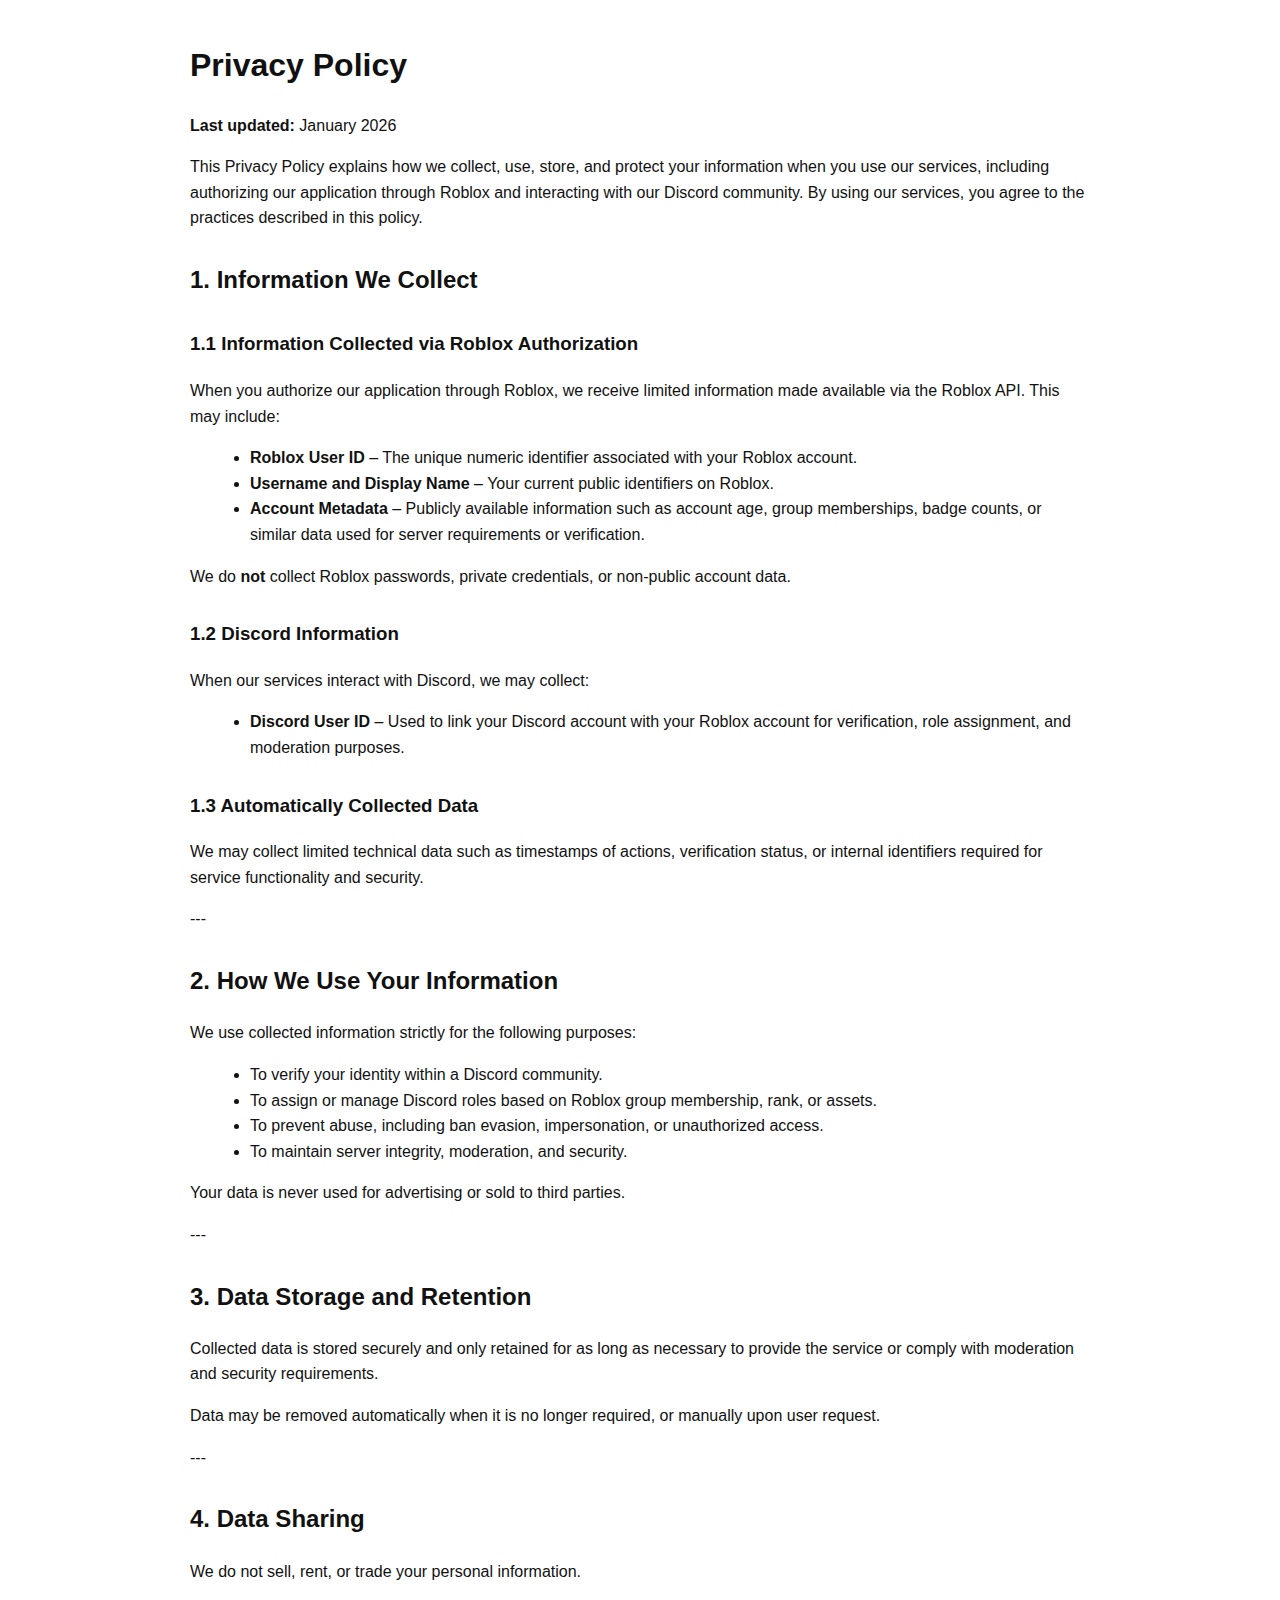
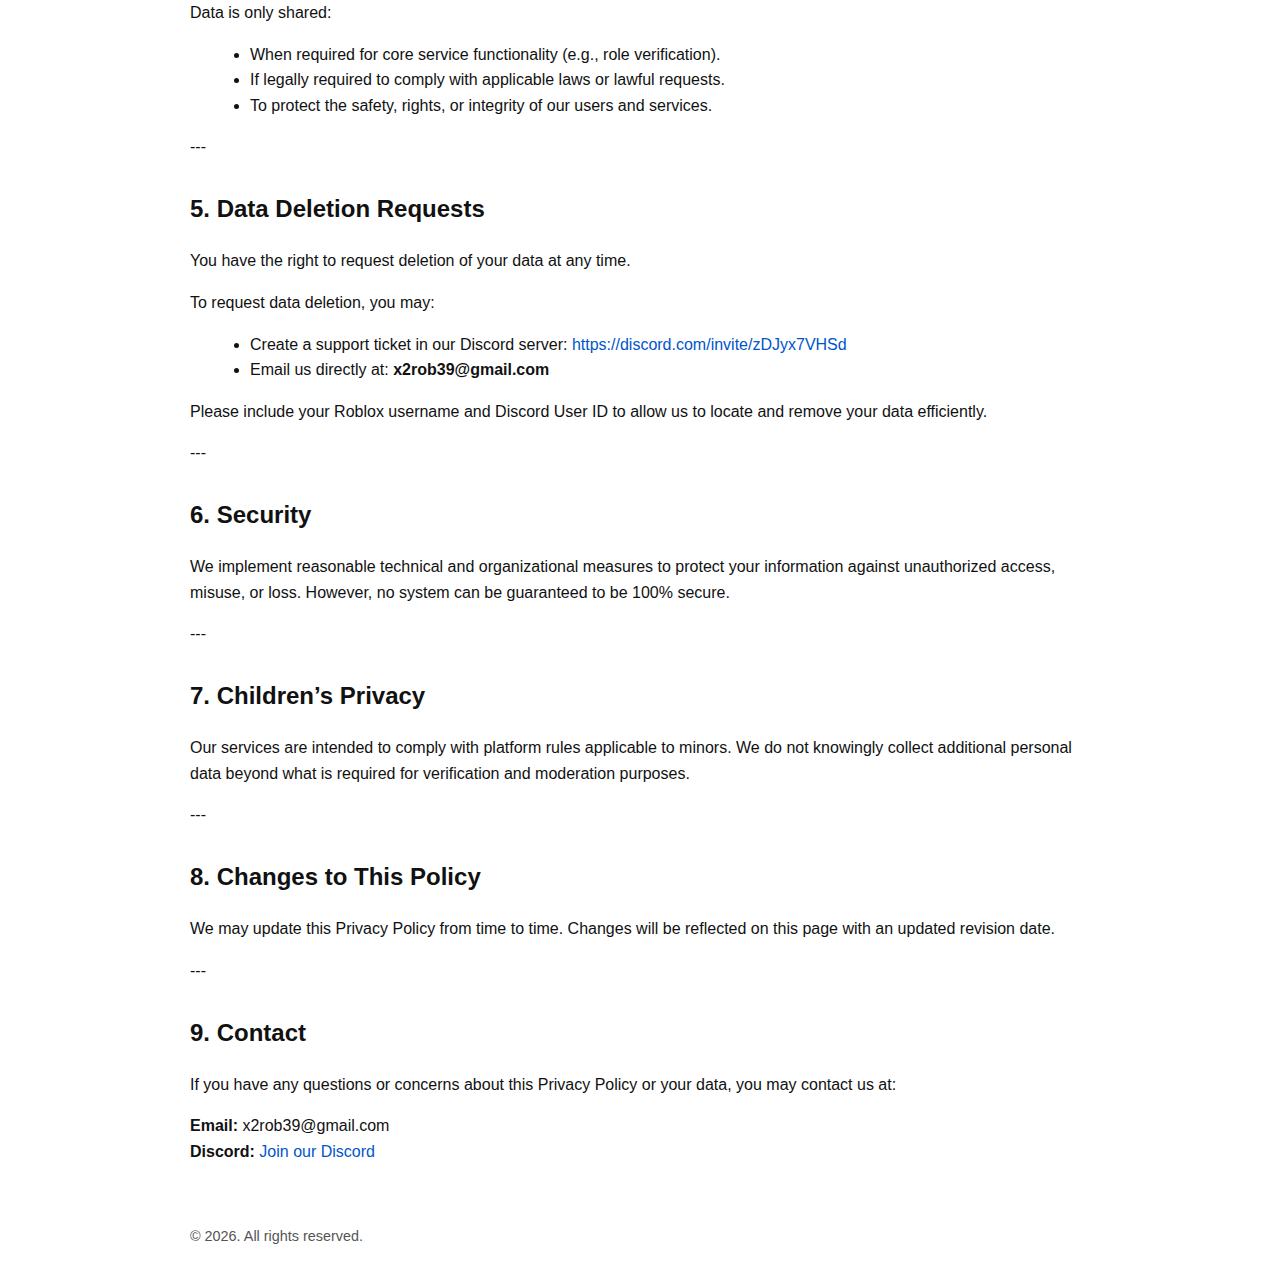
<file: privacy/index.html>
<!DOCTYPE html>
<html lang="en">
<head>
    <meta charset="UTF-8">
    <meta name="viewport" content="width=device-width, initial-scale=1.0">
    <title>Privacy Policy</title>
    <meta name="description" content="Privacy Policy describing how user data is collected, used, stored, and deleted.">
    <style>
        body {
            font-family: Arial, Helvetica, sans-serif;
            line-height: 1.6;
            margin: 40px auto;
            max-width: 900px;
            color: #111;
        }
        h1, h2, h3 {
            margin-top: 30px;
        }
        ul {
            margin-left: 20px;
        }
        a {
            color: #0055cc;
            text-decoration: none;
        }
        footer {
            margin-top: 60px;
            font-size: 0.9em;
            color: #555;
        }
    </style>
</head>
<body>

<h1>Privacy Policy</h1>

<p><strong>Last updated:</strong> January 2026</p>

<p>
This Privacy Policy explains how we collect, use, store, and protect your information when you use our services, including authorizing our application through Roblox and interacting with our Discord community. By using our services, you agree to the practices described in this policy.
</p>

<h2>1. Information We Collect</h2>

<h3>1.1 Information Collected via Roblox Authorization</h3>

<p>
When you authorize our application through Roblox, we receive limited information made available via the Roblox API. This may include:
</p>

<ul>
    <li><strong>Roblox User ID</strong> – The unique numeric identifier associated with your Roblox account.</li>
    <li><strong>Username and Display Name</strong> – Your current public identifiers on Roblox.</li>
    <li><strong>Account Metadata</strong> – Publicly available information such as account age, group memberships, badge counts, or similar data used for server requirements or verification.</li>
</ul>

<p>
We do <strong>not</strong> collect Roblox passwords, private credentials, or non-public account data.
</p>

<h3>1.2 Discord Information</h3>

<p>
When our services interact with Discord, we may collect:
</p>

<ul>
    <li><strong>Discord User ID</strong> – Used to link your Discord account with your Roblox account for verification, role assignment, and moderation purposes.</li>
</ul>

<h3>1.3 Automatically Collected Data</h3>

<p>
We may collect limited technical data such as timestamps of actions, verification status, or internal identifiers required for service functionality and security.
</p>

---

<h2>2. How We Use Your Information</h2>

<p>
We use collected information strictly for the following purposes:
</p>

<ul>
    <li>To verify your identity within a Discord community.</li>
    <li>To assign or manage Discord roles based on Roblox group membership, rank, or assets.</li>
    <li>To prevent abuse, including ban evasion, impersonation, or unauthorized access.</li>
    <li>To maintain server integrity, moderation, and security.</li>
</ul>

<p>
Your data is never used for advertising or sold to third parties.
</p>

---

<h2>3. Data Storage and Retention</h2>

<p>
Collected data is stored securely and only retained for as long as necessary to provide the service or comply with moderation and security requirements.
</p>

<p>
Data may be removed automatically when it is no longer required, or manually upon user request.
</p>

---

<h2>4. Data Sharing</h2>

<p>
We do not sell, rent, or trade your personal information.
</p>

<p>
Data is only shared:
</p>

<ul>
    <li>When required for core service functionality (e.g., role verification).</li>
    <li>If legally required to comply with applicable laws or lawful requests.</li>
    <li>To protect the safety, rights, or integrity of our users and services.</li>
</ul>

---

<h2>5. Data Deletion Requests</h2>

<p>
You have the right to request deletion of your data at any time.
</p>

<p>
To request data deletion, you may:
</p>

<ul>
    <li>Create a support ticket in our Discord server: 
        <a href="https://discord.com/invite/zDJyx7VHSd" target="_blank" rel="noopener noreferrer">
            https://discord.com/invite/zDJyx7VHSd
        </a>
    </li>
    <li>Email us directly at: <strong>x2rob39@gmail.com</strong></li>
</ul>

<p>
Please include your Roblox username and Discord User ID to allow us to locate and remove your data efficiently.
</p>

---

<h2>6. Security</h2>

<p>
We implement reasonable technical and organizational measures to protect your information against unauthorized access, misuse, or loss. However, no system can be guaranteed to be 100% secure.
</p>

---

<h2>7. Children’s Privacy</h2>

<p>
Our services are intended to comply with platform rules applicable to minors. We do not knowingly collect additional personal data beyond what is required for verification and moderation purposes.
</p>

---

<h2>8. Changes to This Policy</h2>

<p>
We may update this Privacy Policy from time to time. Changes will be reflected on this page with an updated revision date.
</p>

---

<h2>9. Contact</h2>

<p>
If you have any questions or concerns about this Privacy Policy or your data, you may contact us at:
</p>

<p>
<strong>Email:</strong> x2rob39@gmail.com<br>
<strong>Discord:</strong> <a href="https://discord.com/invite/zDJyx7VHSd" target="_blank" rel="noopener noreferrer">Join our Discord</a>
</p>

<footer>
    <p>&copy; 2026. All rights reserved.</p>
</footer>

</body>
</html>
</file>
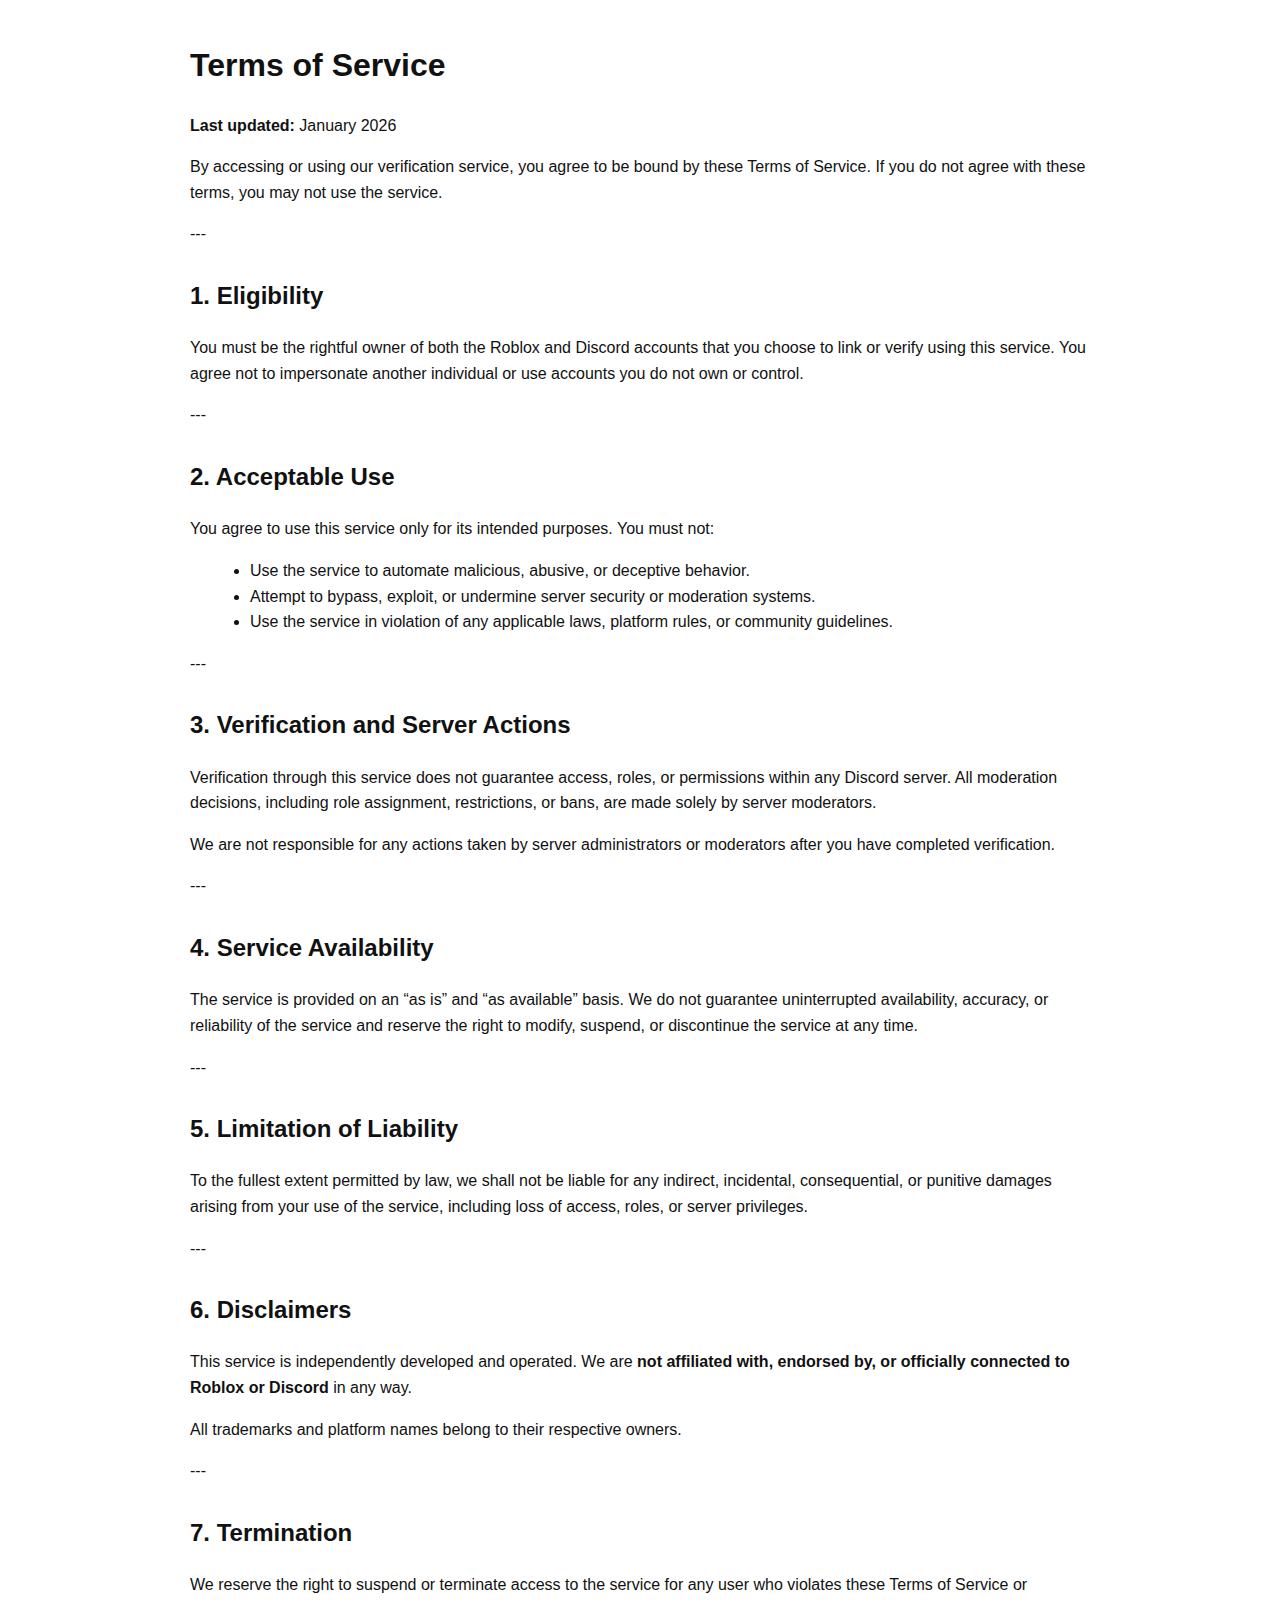
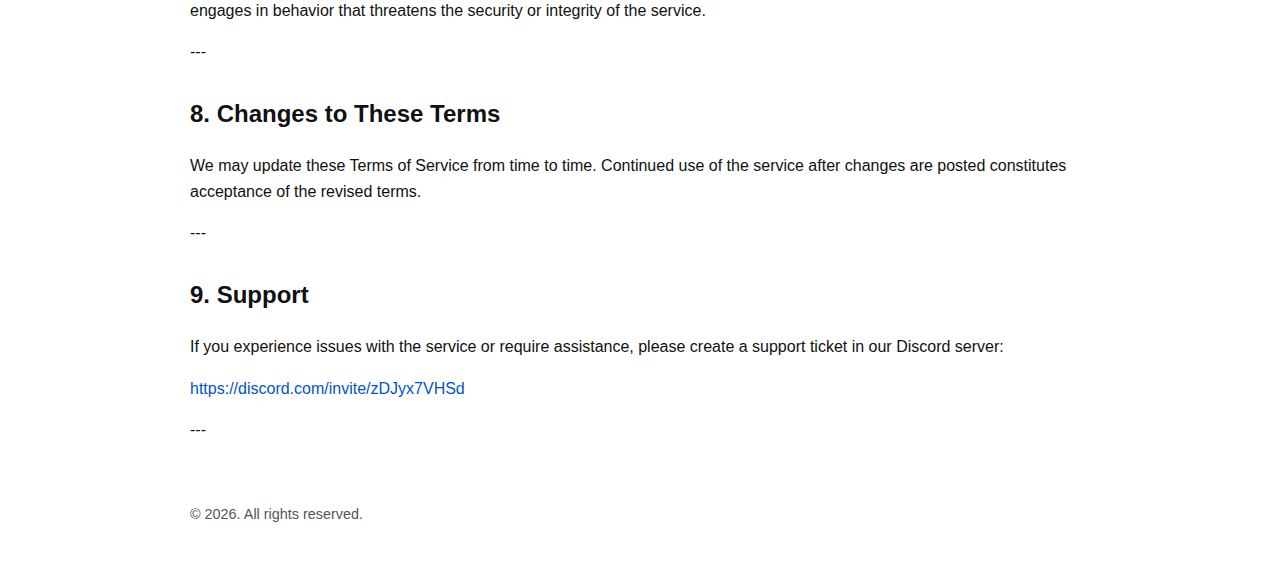
<file: tos/index.html>
<!DOCTYPE html>
<html lang="en">
<head>
    <meta charset="UTF-8">
    <meta name="viewport" content="width=device-width, initial-scale=1.0">
    <title>Terms of Service</title>
    <meta name="description" content="Terms of Service for the verification service.">
    <style>
        body {
            font-family: Arial, Helvetica, sans-serif;
            line-height: 1.6;
            margin: 40px auto;
            max-width: 900px;
            color: #111;
        }
        h1, h2 {
            margin-top: 30px;
        }
        ul {
            margin-left: 20px;
        }
        a {
            color: #0055cc;
            text-decoration: none;
        }
        footer {
            margin-top: 60px;
            font-size: 0.9em;
            color: #555;
        }
    </style>
</head>
<body>

<h1>Terms of Service</h1>

<p><strong>Last updated:</strong> January 2026</p>

<p>
By accessing or using our verification service, you agree to be bound by these Terms of Service. If you do not agree with these terms, you may not use the service.
</p>

---

<h2>1. Eligibility</h2>

<p>
You must be the rightful owner of both the Roblox and Discord accounts that you choose to link or verify using this service. You agree not to impersonate another individual or use accounts you do not own or control.
</p>

---

<h2>2. Acceptable Use</h2>

<p>
You agree to use this service only for its intended purposes. You must not:
</p>

<ul>
    <li>Use the service to automate malicious, abusive, or deceptive behavior.</li>
    <li>Attempt to bypass, exploit, or undermine server security or moderation systems.</li>
    <li>Use the service in violation of any applicable laws, platform rules, or community guidelines.</li>
</ul>

---

<h2>3. Verification and Server Actions</h2>

<p>
Verification through this service does not guarantee access, roles, or permissions within any Discord server. All moderation decisions, including role assignment, restrictions, or bans, are made solely by server moderators.
</p>

<p>
We are not responsible for any actions taken by server administrators or moderators after you have completed verification.
</p>

---

<h2>4. Service Availability</h2>

<p>
The service is provided on an “as is” and “as available” basis. We do not guarantee uninterrupted availability, accuracy, or reliability of the service and reserve the right to modify, suspend, or discontinue the service at any time.
</p>

---

<h2>5. Limitation of Liability</h2>

<p>
To the fullest extent permitted by law, we shall not be liable for any indirect, incidental, consequential, or punitive damages arising from your use of the service, including loss of access, roles, or server privileges.
</p>

---

<h2>6. Disclaimers</h2>

<p>
This service is independently developed and operated. We are <strong>not affiliated with, endorsed by, or officially connected to Roblox or Discord</strong> in any way.
</p>

<p>
All trademarks and platform names belong to their respective owners.
</p>

---

<h2>7. Termination</h2>

<p>
We reserve the right to suspend or terminate access to the service for any user who violates these Terms of Service or engages in behavior that threatens the security or integrity of the service.
</p>

---

<h2>8. Changes to These Terms</h2>

<p>
We may update these Terms of Service from time to time. Continued use of the service after changes are posted constitutes acceptance of the revised terms.
</p>

---

<h2>9. Support</h2>

<p>
If you experience issues with the service or require assistance, please create a support ticket in our Discord server:
</p>

<p>
<a href="https://discord.com/invite/zDJyx7VHSd" target="_blank" rel="noopener noreferrer">
    https://discord.com/invite/zDJyx7VHSd
</a>
</p>

---

<footer>
    <p>&copy; 2026. All rights reserved.</p>
</footer>

</body>
</html>
</file>
